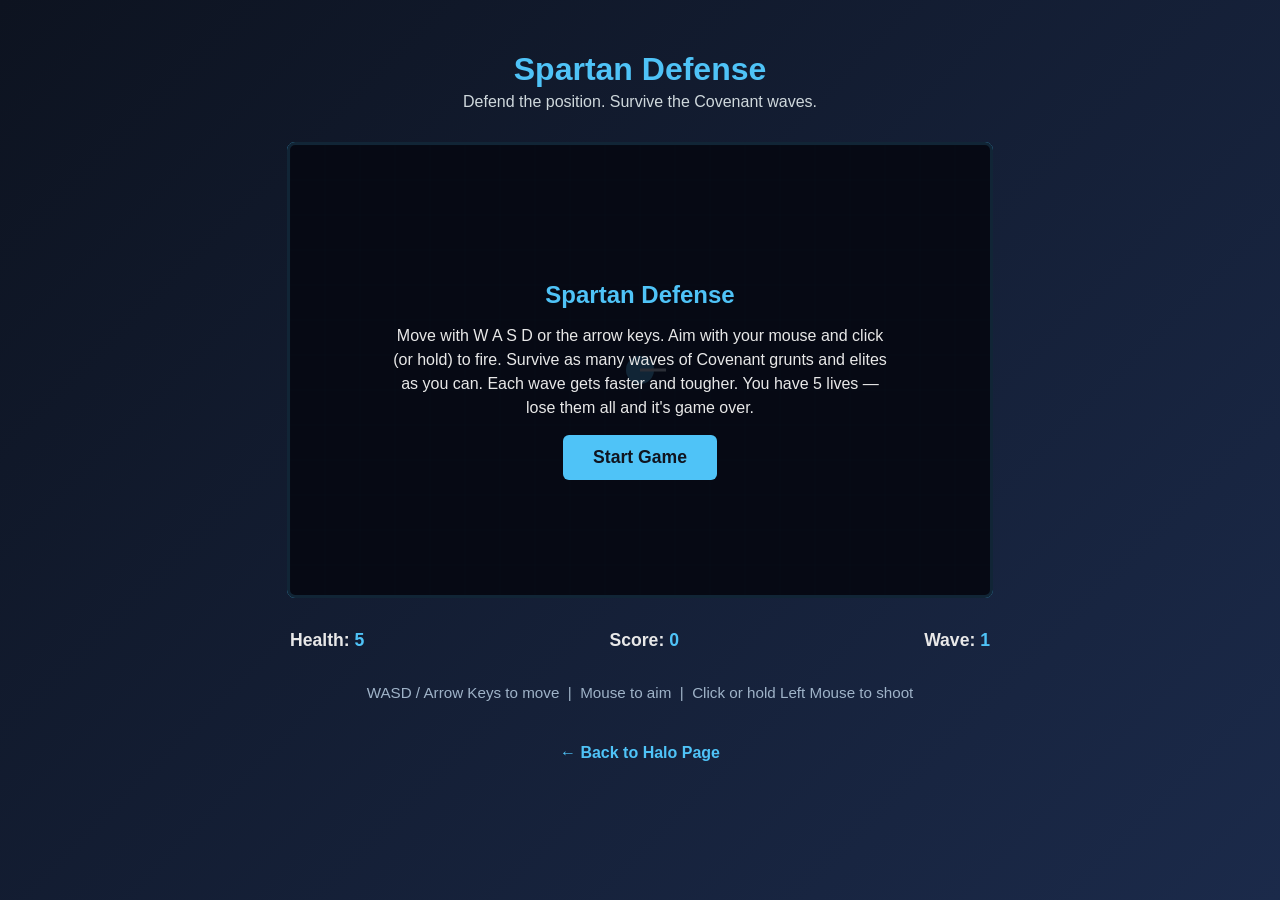
<file: pages/game.html>
<!DOCTYPE html>
<html lang="en">
<head>
<meta charset="UTF-8">
<meta name="viewport" content="width=device-width, initial-scale=1.0">
<title>Spartan Defense</title>
<style>
  body {
    margin: 0;
    font-family: Arial, sans-serif;
    background: linear-gradient(135deg, #0d1320, #1b2a4a);
    color: #e8e8e8;
    text-align: center;
    padding: 30px 20px;
    min-height: 100vh;
    box-sizing: border-box;
  }
  h1 {
    color: #4fc3f7;
    font-family: 'Trebuchet MS', sans-serif;
    margin-bottom: 5px;
  }
  p.subtitle {
    margin-top: 0;
    color: #cfd8dc;
  }
  .game-wrapper {
    display: inline-block;
    position: relative;
    margin-top: 15px;
  }
  canvas {
    background-color: #060a14;
    border: 3px solid #4fc3f7;
    border-radius: 8px;
    display: block;
    max-width: 100%;
  }
  .hud {
    display: flex;
    justify-content: space-between;
    max-width: 700px;
    margin: 10px auto 0;
    font-size: 1.1em;
    font-weight: bold;
  }
  .hud span {
    color: #4fc3f7;
  }
  #overlay {
    position: absolute;
    top: 0; left: 0; right: 0; bottom: 0;
    background: rgba(6,10,20,0.85);
    display: flex;
    flex-direction: column;
    align-items: center;
    justify-content: center;
    border-radius: 8px;
  }
  #overlay h2 {
    color: #4fc3f7;
    margin-bottom: 10px;
  }
  #overlay p {
    margin: 5px 0 15px;
    max-width: 500px;
    line-height: 1.5;
    padding: 0 15px;
  }
  #startBtn, #restartBtn {
    padding: 12px 30px;
    font-size: 1.1em;
    background-color: #4fc3f7;
    color: #10141f;
    border: none;
    border-radius: 6px;
    cursor: pointer;
    font-weight: bold;
  }
  #startBtn:hover, #restartBtn:hover {
    background-color: #82d6ff;
  }
  .controls {
    margin-top: 15px;
    color: #9fb3c8;
    font-size: 0.95em;
  }
  .back-link {
    display: inline-block;
    margin-top: 25px;
    color: #4fc3f7;
    text-decoration: none;
    font-weight: bold;
  }
  .back-link:hover {
    text-decoration: underline;
  }
</style>
</head>
<body>

  <h1>Spartan Defense</h1>
  <p class="subtitle">Defend the position. Survive the Covenant waves.</p>

  <div class="game-wrapper">
    <canvas id="gameCanvas" width="700" height="450"></canvas>
    <div id="overlay">
      <h2>Spartan Defense</h2>
      <p>
        Move with W A S D or the arrow keys. Aim with your mouse and click
        (or hold) to fire. Survive as many waves of Covenant grunts and
        elites as you can. Each wave gets faster and tougher. You have
        5 lives &mdash; lose them all and it's game over.
      </p>
      <button id="startBtn">Start Game</button>
    </div>
  </div>

  <div class="hud">
    <p>Health: <span id="healthDisplay">5</span></p>
    <p>Score: <span id="scoreDisplay">0</span></p>
    <p>Wave: <span id="waveDisplay">1</span></p>
  </div>

  <div class="controls">
    WASD / Arrow Keys to move &nbsp;|&nbsp; Mouse to aim &nbsp;|&nbsp; Click or hold Left Mouse to shoot
  </div>

  <br>
  <a href="../index.html" class="back-link">&larr; Back to Halo Page</a>

  <script>
    const canvas = document.getElementById("gameCanvas");
    const ctx = canvas.getContext("2d");
    const overlay = document.getElementById("overlay");
    const startBtn = document.getElementById("startBtn");
    const healthDisplay = document.getElementById("healthDisplay");
    const scoreDisplay = document.getElementById("scoreDisplay");
    const waveDisplay = document.getElementById("waveDisplay");

    const W = canvas.width;
    const H = canvas.height;

    let keys = {};
    let mouse = { x: W / 2, y: H / 2, down: false };

    let player, bullets, enemies, particles;
    let score, health, wave, waveTimer, enemySpawnTimer, shootCooldown;
    let gameRunning = false;
    let animFrame = null;

    function resetGame() {
      player = { x: W / 2, y: H / 2, radius: 14, speed: 3 };
      bullets = [];
      enemies = [];
      particles = [];
      score = 0;
      health = 5;
      wave = 1;
      waveTimer = 0;
      enemySpawnTimer = 0;
      shootCooldown = 0;
      updateHUD();
    }

    function updateHUD() {
      healthDisplay.textContent = health;
      scoreDisplay.textContent = score;
      waveDisplay.textContent = wave;
    }

    // ---- Input ----
    window.addEventListener("keydown", e => { keys[e.key.toLowerCase()] = true; });
    window.addEventListener("keyup", e => { keys[e.key.toLowerCase()] = false; });

    canvas.addEventListener("mousemove", e => {
      const rect = canvas.getBoundingClientRect();
      mouse.x = (e.clientX - rect.left) * (canvas.width / rect.width);
      mouse.y = (e.clientY - rect.top) * (canvas.height / rect.height);
    });
    canvas.addEventListener("mousedown", () => { mouse.down = true; });
    canvas.addEventListener("mouseup", () => { mouse.down = false; });
    canvas.addEventListener("mouseleave", () => { mouse.down = false; });

    // ---- Enemy spawning ----
    function spawnEnemy() {
      const edge = Math.floor(Math.random() * 4);
      let x, y;
      if (edge === 0) { x = Math.random() * W; y = -20; }
      else if (edge === 1) { x = W + 20; y = Math.random() * H; }
      else if (edge === 2) { x = Math.random() * W; y = H + 20; }
      else { x = -20; y = Math.random() * H; }

      const isElite = Math.random() < Math.min(0.1 + wave * 0.03, 0.4);

      enemies.push({
        x, y,
        radius: isElite ? 16 : 11,
        speed: (isElite ? 0.9 : 1.3) + wave * 0.08,
        hp: isElite ? 3 : 1,
        maxHp: isElite ? 3 : 1,
        color: isElite ? "#ff7043" : "#7fdb6f",
        scoreValue: isElite ? 30 : 10
      });
    }

    // ---- Game loop ----
    function update() {
      // Player movement
      let dx = 0, dy = 0;
      if (keys["w"] || keys["arrowup"]) dy -= 1;
      if (keys["s"] || keys["arrowdown"]) dy += 1;
      if (keys["a"] || keys["arrowleft"]) dx -= 1;
      if (keys["d"] || keys["arrowright"]) dx += 1;

      if (dx !== 0 || dy !== 0) {
        const len = Math.sqrt(dx * dx + dy * dy);
        player.x += (dx / len) * player.speed;
        player.y += (dy / len) * player.speed;
      }
      player.x = Math.max(player.radius, Math.min(W - player.radius, player.x));
      player.y = Math.max(player.radius, Math.min(H - player.radius, player.y));

      // Shooting
      if (shootCooldown > 0) shootCooldown--;
      if (mouse.down && shootCooldown <= 0) {
        const angle = Math.atan2(mouse.y - player.y, mouse.x - player.x);
        bullets.push({
          x: player.x + Math.cos(angle) * player.radius,
          y: player.y + Math.sin(angle) * player.radius,
          vx: Math.cos(angle) * 7,
          vy: Math.sin(angle) * 7,
          radius: 4
        });
        shootCooldown = 8;
      }

      // Update bullets
      for (let i = bullets.length - 1; i >= 0; i--) {
        const b = bullets[i];
        b.x += b.vx;
        b.y += b.vy;
        if (b.x < -10 || b.x > W + 10 || b.y < -10 || b.y > H + 10) {
          bullets.splice(i, 1);
        }
      }

      // Spawn enemies
      const spawnRate = Math.max(20, 60 - wave * 4);
      enemySpawnTimer++;
      if (enemySpawnTimer >= spawnRate) {
        spawnEnemy();
        enemySpawnTimer = 0;
      }

      // Wave progression - every 600 frames (~10 sec) increase wave
      waveTimer++;
      if (waveTimer >= 600) {
        wave++;
        waveTimer = 0;
        updateHUD();
      }

      // Update enemies
      for (let i = enemies.length - 1; i >= 0; i--) {
        const e = enemies[i];
        const angle = Math.atan2(player.y - e.y, player.x - e.x);
        e.x += Math.cos(angle) * e.speed;
        e.y += Math.sin(angle) * e.speed;

        // Collision with player
        const distToPlayer = Math.hypot(e.x - player.x, e.y - player.y);
        if (distToPlayer < e.radius + player.radius) {
          enemies.splice(i, 1);
          health--;
          spawnParticles(player.x, player.y, "#ff5252");
          updateHUD();
          if (health <= 0) {
            endGame();
            return;
          }
          continue;
        }

        // Collision with bullets
        for (let j = bullets.length - 1; j >= 0; j--) {
          const b = bullets[j];
          const dist = Math.hypot(e.x - b.x, e.y - b.y);
          if (dist < e.radius + b.radius) {
            e.hp--;
            bullets.splice(j, 1);
            spawnParticles(b.x, b.y, e.color);
            if (e.hp <= 0) {
              score += e.scoreValue;
              enemies.splice(i, 1);
              updateHUD();
            }
            break;
          }
        }
      }

      // Update particles
      for (let i = particles.length - 1; i >= 0; i--) {
        const p = particles[i];
        p.x += p.vx;
        p.y += p.vy;
        p.life--;
        if (p.life <= 0) particles.splice(i, 1);
      }
    }

    function spawnParticles(x, y, color) {
      for (let i = 0; i < 8; i++) {
        const angle = Math.random() * Math.PI * 2;
        const speed = Math.random() * 2 + 1;
        particles.push({
          x, y,
          vx: Math.cos(angle) * speed,
          vy: Math.sin(angle) * speed,
          life: 20,
          color
        });
      }
    }

    function draw() {
      ctx.clearRect(0, 0, W, H);

      // Background grid for visual interest
      ctx.strokeStyle = "rgba(79,195,247,0.07)";
      ctx.lineWidth = 1;
      for (let gx = 0; gx < W; gx += 35) {
        ctx.beginPath();
        ctx.moveTo(gx, 0);
        ctx.lineTo(gx, H);
        ctx.stroke();
      }
      for (let gy = 0; gy < H; gy += 35) {
        ctx.beginPath();
        ctx.moveTo(0, gy);
        ctx.lineTo(W, gy);
        ctx.stroke();
      }

      // Particles
      particles.forEach(p => {
        ctx.fillStyle = p.color;
        ctx.globalAlpha = p.life / 20;
        ctx.beginPath();
        ctx.arc(p.x, p.y, 3, 0, Math.PI * 2);
        ctx.fill();
        ctx.globalAlpha = 1;
      });

      // Enemies
      enemies.forEach(e => {
        ctx.fillStyle = e.color;
        ctx.beginPath();
        ctx.arc(e.x, e.y, e.radius, 0, Math.PI * 2);
        ctx.fill();

        // HP bar for elites
        if (e.maxHp > 1) {
          ctx.fillStyle = "#10141f";
          ctx.fillRect(e.x - 15, e.y - e.radius - 10, 30, 4);
          ctx.fillStyle = "#7fdb6f";
          ctx.fillRect(e.x - 15, e.y - e.radius - 10, 30 * (e.hp / e.maxHp), 4);
        }
      });

      // Bullets
      ctx.fillStyle = "#fff176";
      bullets.forEach(b => {
        ctx.beginPath();
        ctx.arc(b.x, b.y, b.radius, 0, Math.PI * 2);
        ctx.fill();
      });

      // Player
      ctx.fillStyle = "#4fc3f7";
      ctx.beginPath();
      ctx.arc(player.x, player.y, player.radius, 0, Math.PI * 2);
      ctx.fill();

      // Player direction indicator (gun)
      const angle = Math.atan2(mouse.y - player.y, mouse.x - player.x);
      ctx.strokeStyle = "#ffffff";
      ctx.lineWidth = 3;
      ctx.beginPath();
      ctx.moveTo(player.x, player.y);
      ctx.lineTo(player.x + Math.cos(angle) * (player.radius + 12), player.y + Math.sin(angle) * (player.radius + 12));
      ctx.stroke();
    }

    function loop() {
      if (!gameRunning) return;
      update();
      if (gameRunning) {
        draw();
        animFrame = requestAnimationFrame(loop);
      }
    }

    function startGame() {
      resetGame();
      overlay.style.display = "none";
      gameRunning = true;
      loop();
    }

    function endGame() {
      gameRunning = false;
      cancelAnimationFrame(animFrame);
      overlay.style.display = "flex";
      overlay.innerHTML = `
        <h2>Game Over</h2>
        <p>You were overrun on wave ${wave} with a final score of ${score}.</p>
        <button id="restartBtn">Play Again</button>
      `;
      document.getElementById("restartBtn").addEventListener("click", startGame);
    }

    startBtn.addEventListener("click", startGame);

    // Initial draw so the canvas isn't blank before starting
    resetGame();
    draw();
  </script>

</body>
</html>
</file>
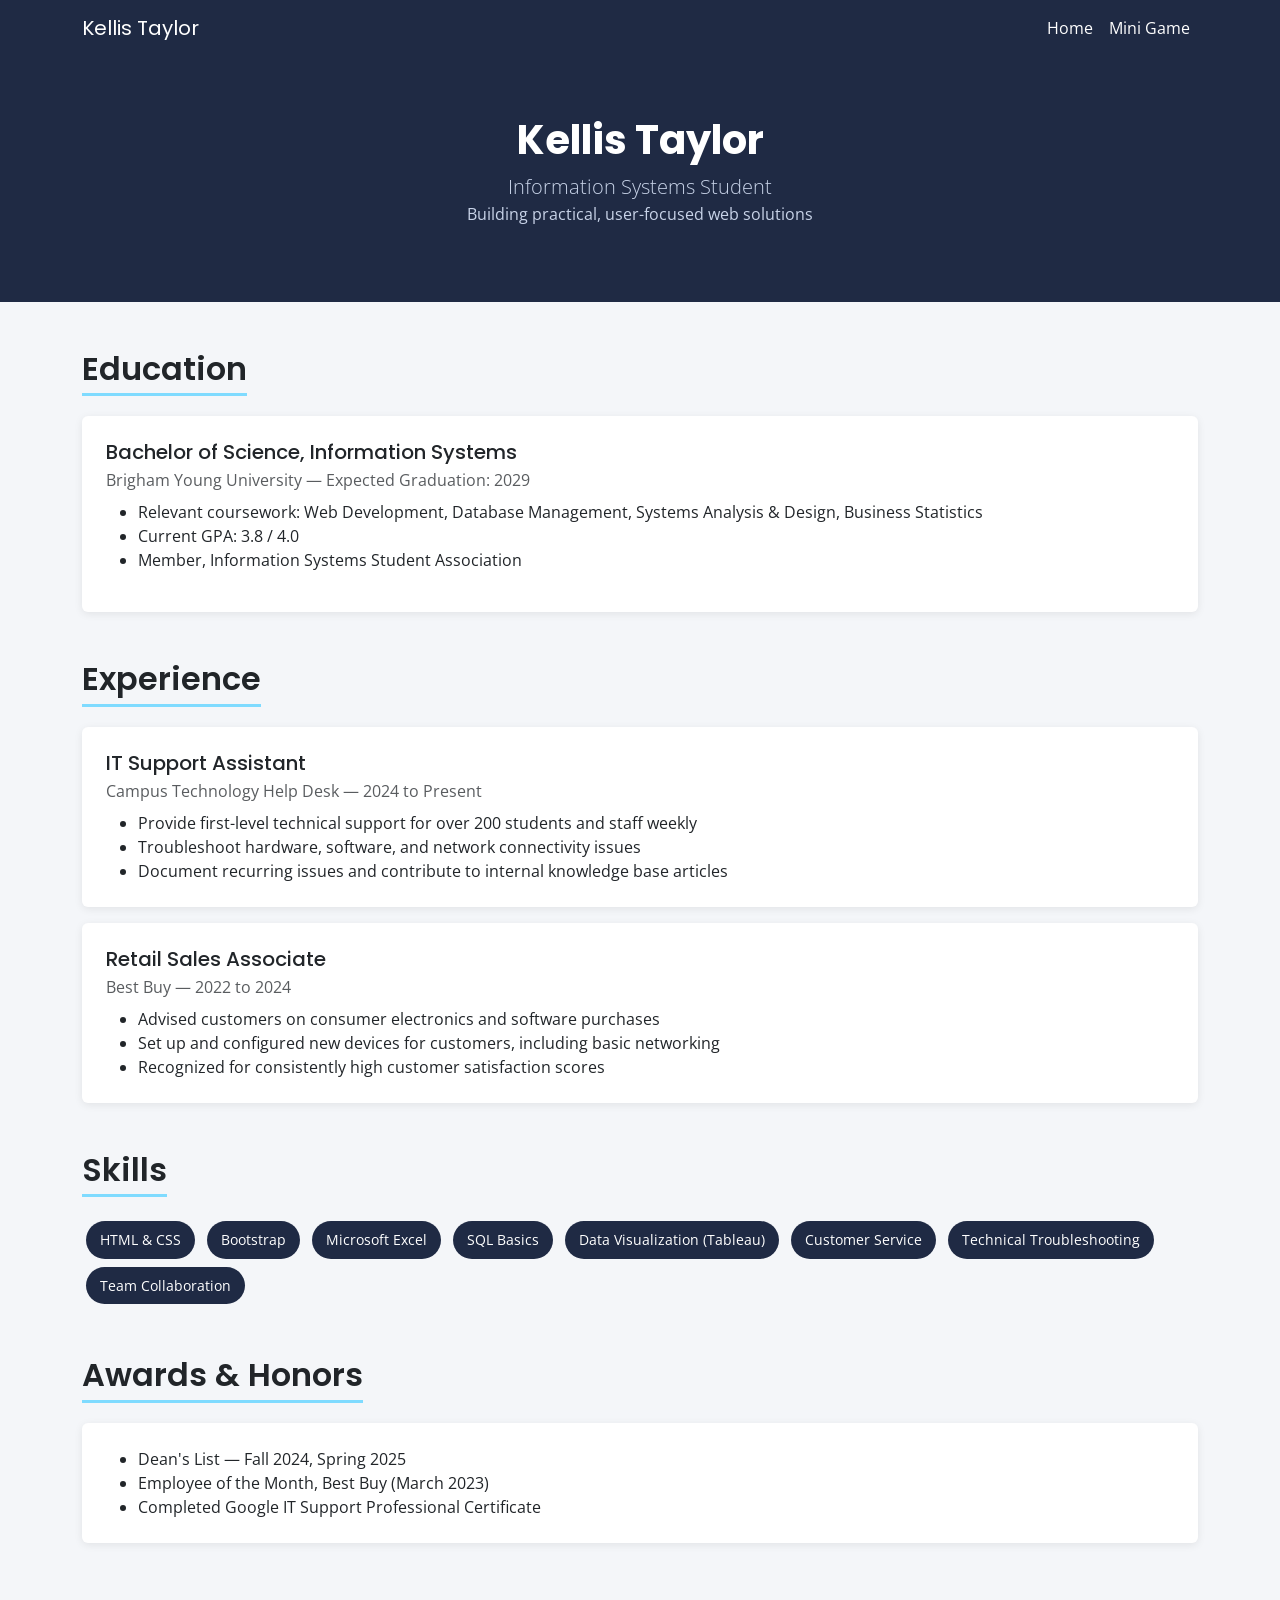
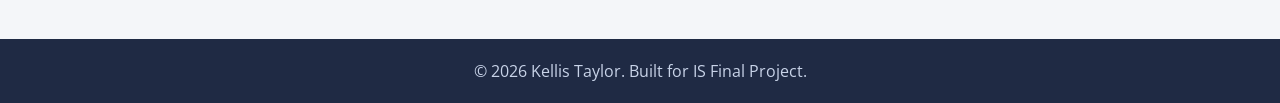
<file: pages/resume.html>
<!DOCTYPE html>
<html lang="en">
<head>
  <meta charset="UTF-8">
  <meta name="viewport" content="width=device-width, initial-scale=1.0">
  <title>Resume | Kellis Taylor </title>
  <link href="https://cdn.jsdelivr.net/npm/bootstrap@5.3.3/dist/css/bootstrap.min.css" rel="stylesheet">
  <link href="https://fonts.googleapis.com/css2?family=Poppins:wght@400;600;700&family=Open+Sans&display=swap" rel="stylesheet">
  <style>
    body {
      font-family: 'Open Sans', sans-serif;
      background-color: #f4f6f9;
    }
    h1, h2, h3, .navbar-brand {
      font-family: 'Poppins', sans-serif;
    }
    .navbar {
      background-color: #1f2a44;
    }
    .navbar-brand, .nav-link {
      color: #ffffff !important;
    }
    .nav-link:hover {
      color: #7fdbff !important;
    }
    .resume-header {
      background-color: #1f2a44;
      color: #ffffff;
      padding: 60px 0;
    }
    .resume-header h1 {
      font-weight: 700;
    }
    .resume-header p {
      color: #c8d3e8;
    }
    .section-title {
      font-weight: 600;
      border-bottom: 3px solid #7fdbff;
      display: inline-block;
      margin-bottom: 20px;
      padding-bottom: 5px;
    }
    .card {
      border: none;
      box-shadow: 0 2px 8px rgba(0,0,0,0.08);
    }
    .badge-skill {
      background-color: #1f2a44;
      color: #ffffff;
      font-size: 0.9rem;
      padding: 8px 14px;
      margin: 4px;
      border-radius: 20px;
      display: inline-block;
    }
    footer {
      background-color: #1f2a44;
      color: #c8d3e8;
      padding: 20px 0;
    }
  </style>
</head>
<body>

  <!-- Navigation -->
  <nav class="navbar navbar-expand-lg">
    <div class="container">
      <a class="navbar-brand" href="index.html">Kellis Taylor </a>
      <button class="navbar-toggler" type="button" data-bs-toggle="collapse" data-bs-target="#navMenu">
        <span class="navbar-toggler-icon"></span>
      </button>
      <div class="collapse navbar-collapse" id="navMenu">
        <ul class="navbar-nav ms-auto">
          <li class="nav-item"><a class="nav-link" href="../index.html">Home</a></li>
          <li class="nav-item"><a class="nav-link" href="game.html">Mini Game</a></li>
        </ul>
      </div>
    </div>
  </nav>

  <!-- Header -->
  <header class="resume-header text-center">
    <div class="container">
      <h1>Kellis Taylor</h1>
      <p class="lead mb-0">Information Systems Student</p>
      <p>Building practical, user-focused web solutions</p>
    </div>
  </header>

  <!-- Resume Content -->
  <div class="container py-5">

    <!-- Education -->
    <section class="mb-5">
      <h2 class="section-title">Education</h2>
      <div class="card p-4">
        <h3 class="h5 mb-1">Bachelor of Science, Information Systems</h3>
        <p class="text-muted mb-2">Brigham Young University &mdash; Expected Graduation: 2029</p>
        <ul>
          <li>Relevant coursework: Web Development, Database Management, Systems Analysis & Design, Business Statistics</li>
          <li>Current GPA: 3.8 / 4.0</li>
          <li>Member, Information Systems Student Association</li>
        </ul>
      </div>
    </section>

    <!-- Experience -->
    <section class="mb-5">
      <h2 class="section-title">Experience</h2>

      <div class="card p-4 mb-3">
        <h3 class="h5 mb-1">IT Support Assistant</h3>
        <p class="text-muted mb-2">Campus Technology Help Desk &mdash; 2024 to Present</p>
        <ul class="mb-0">
          <li>Provide first-level technical support for over 200 students and staff weekly</li>
          <li>Troubleshoot hardware, software, and network connectivity issues</li>
          <li>Document recurring issues and contribute to internal knowledge base articles</li>
        </ul>
      </div>

      <div class="card p-4 mb-3">
        <h3 class="h5 mb-1">Retail Sales Associate</h3>
        <p class="text-muted mb-2">Best Buy &mdash; 2022 to 2024</p>
        <ul class="mb-0">
          <li>Advised customers on consumer electronics and software purchases</li>
          <li>Set up and configured new devices for customers, including basic networking</li>
          <li>Recognized for consistently high customer satisfaction scores</li>
        </ul>
      </div>
    </section>

    <!-- Skills -->
    <section class="mb-5">
      <h2 class="section-title">Skills</h2>
      <div>
        <span class="badge-skill">HTML & CSS</span>
        <span class="badge-skill">Bootstrap</span>
        <span class="badge-skill">Microsoft Excel</span>
        <span class="badge-skill">SQL Basics</span>
        <span class="badge-skill">Data Visualization (Tableau)</span>
        <span class="badge-skill">Customer Service</span>
        <span class="badge-skill">Technical Troubleshooting</span>
        <span class="badge-skill">Team Collaboration</span>
      </div>
    </section>

    <!-- Awards / Honors -->
    <section class="mb-5">
      <h2 class="section-title">Awards & Honors</h2>
      <div class="card p-4">
        <ul class="mb-0">
          <li>Dean's List &mdash; Fall 2024, Spring 2025</li>
          <li>Employee of the Month, Best Buy (March 2023)</li>
          <li>Completed Google IT Support Professional Certificate</li>
        </ul>
      </div>
    </section>

  </div>

  <footer class="text-center">
    <div class="container">
      <p class="mb-0">&copy; 2026 Kellis Taylor. Built for IS Final Project.</p>
    </div>
  </footer>

  <script src="https://cdn.jsdelivr.net/npm/bootstrap@5.3.3/dist/js/bootstrap.bundle.min.js"></script>
</body>
</html>
</file>
